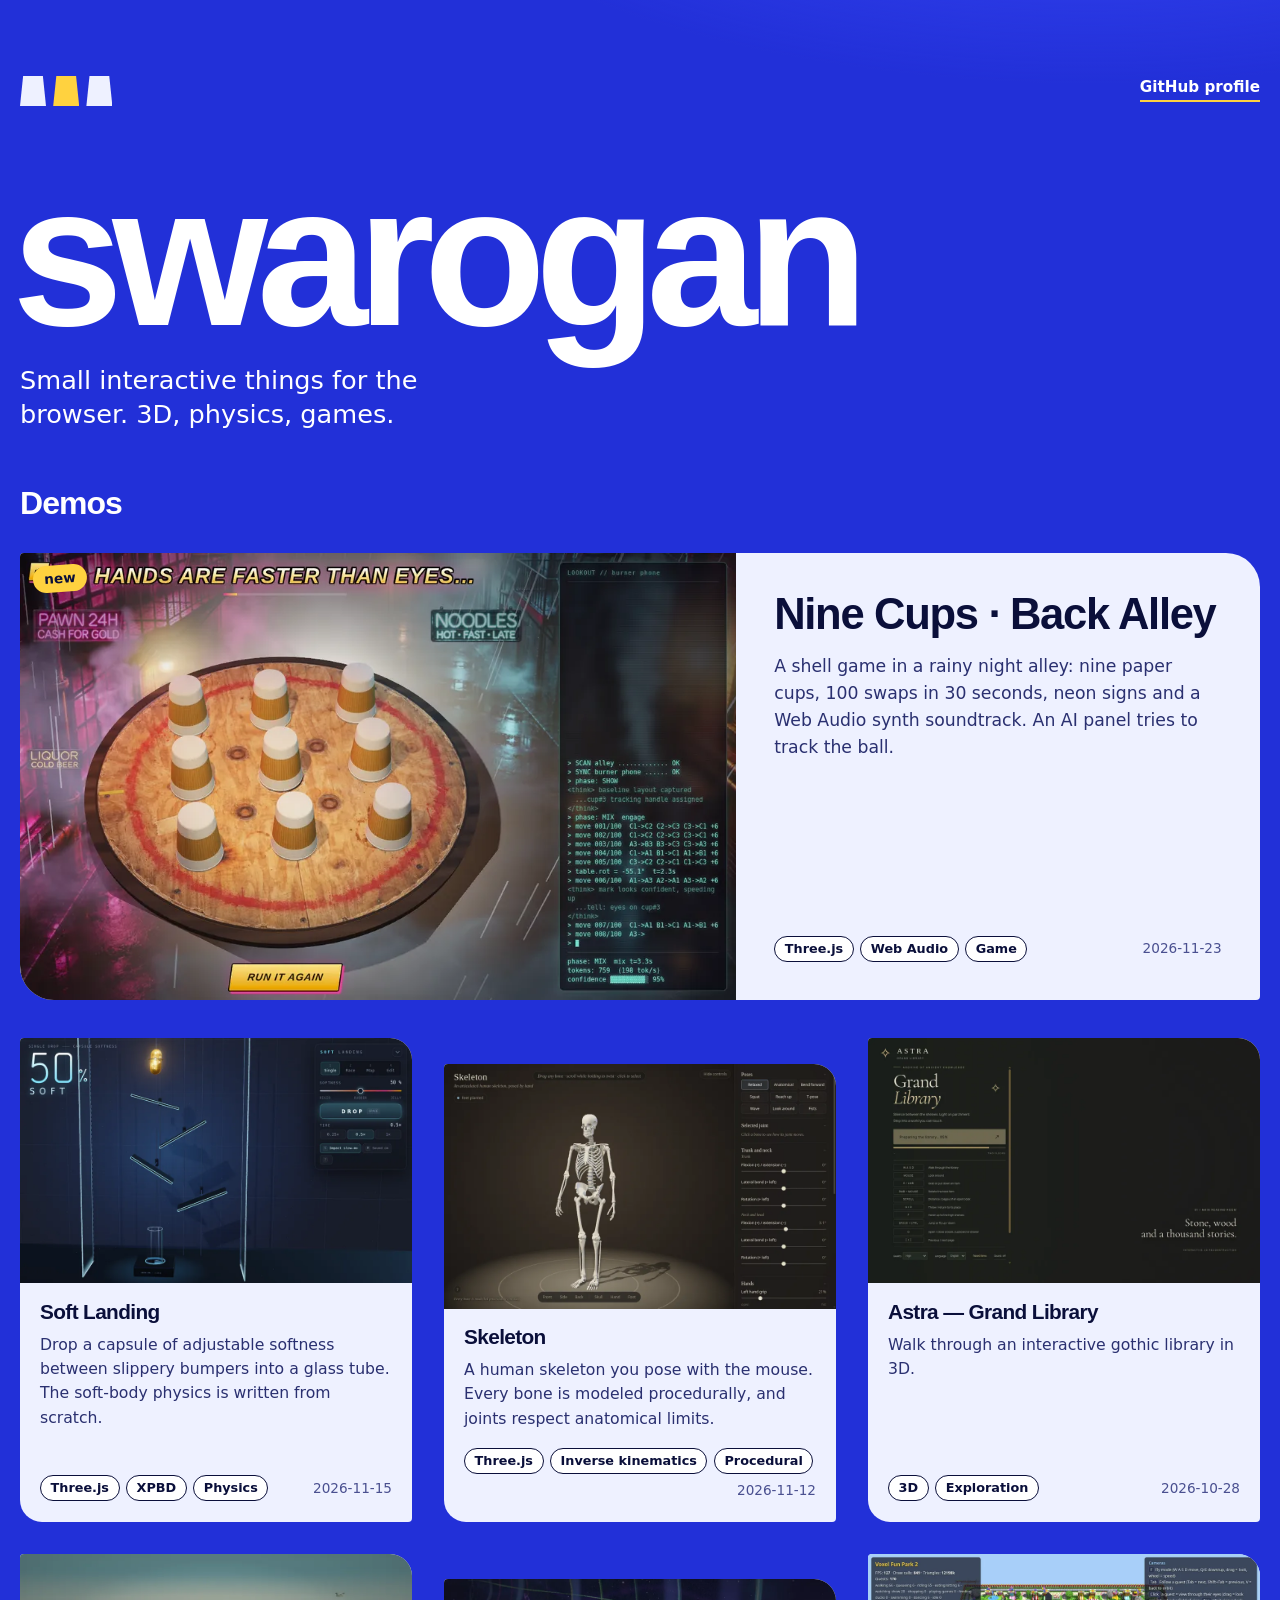
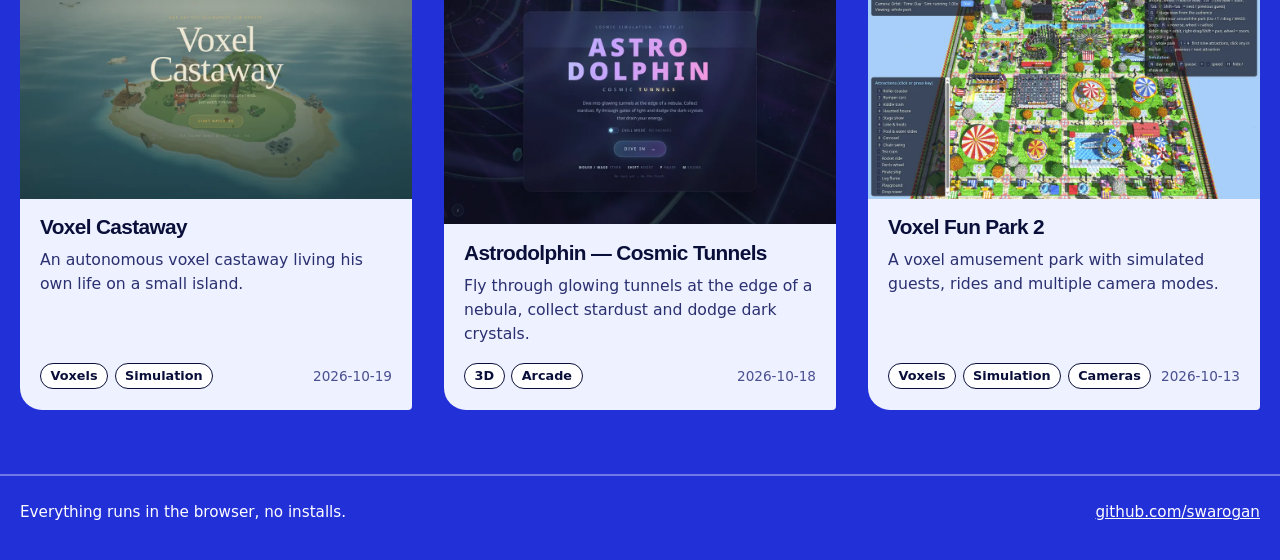
<file: index.html>
<!doctype html>
<html lang="en"><head><meta charset="utf-8"><meta name="viewport" content="width=device-width,initial-scale=1">
<title>swarogan — small interactive things for the browser</title>
<meta name="description" content="Small interactive things for the browser: 3D, physics and games by swarogan.">
<meta property="og:type" content="website"><meta property="og:title" content="swarogan">
<meta property="og:description" content="Small interactive things for the browser: 3D, physics and games.">
<meta property="og:url" content="https://swarogan.github.io/"><meta property="og:image" content="https://swarogan.github.io/thumbs/nine-cups.webp">
<meta name="theme-color" content="#2230d8">
<link rel="icon" href="data:image/svg+xml,%3Csvg xmlns='http://www.w3.org/2000/svg' viewBox='0 0 32 32'%3E%3Crect width='32' height='32' rx='7' fill='%232230d8'/%3E%3Cpath d='M10 8h12l2 16H8z' fill='%23ffd23f'/%3E%3C/svg%3E">
<link rel="stylesheet" href="style.css"></head>
<body><header class="top"><div class="wrap">
<div class="bar"><div class="cups" aria-hidden="true"><span class="cup"></span><span class="cup"></span><span class="cup"></span></div><a href="https://github.com/swarogan">GitHub profile</a></div>
<h1>swarogan</h1>
<p class="lede">Small interactive things for the browser. 3D, physics, games.</p>
</div></header>
<main><div class="wrap"><h2>Demos</h2>
<div class="feature"><a class="card" href="https://swarogan.github.io/nine-cups/"><div class="shot"><img src="thumbs/nine-cups.webp" width="960" height="600" loading="lazy" alt="Screenshot of Nine Cups · Back Alley"><span class="badge">new</span></div><div class="body"><h3>Nine Cups · Back Alley</h3><p>A shell game in a rainy night alley: nine paper cups, 100 swaps in 30 seconds, neon signs and a Web Audio synth soundtrack. An AI panel tries to track the ball.</p><div class="meta"><span class="tag">Three.js</span><span class="tag">Web Audio</span><span class="tag">Game</span><time datetime="2026-11-23">2026-11-23</time></div></div></a></div>
<ul class="grid">
<li><a class="card" href="https://swarogan.github.io/soft-landing/"><div class="shot"><img src="thumbs/soft-landing.webp" width="960" height="600" loading="lazy" alt="Screenshot of Soft Landing"></div><div class="body"><h3>Soft Landing</h3><p>Drop a capsule of adjustable softness between slippery bumpers into a glass tube. The soft-body physics is written from scratch.</p><div class="meta"><span class="tag">Three.js</span><span class="tag">XPBD</span><span class="tag">Physics</span><time datetime="2026-11-15">2026-11-15</time></div></div></a></li>
<li><a class="card" href="https://swarogan.github.io/skeleton-3d/"><div class="shot"><img src="thumbs/skeleton-3d.webp" width="960" height="600" loading="lazy" alt="Screenshot of Skeleton"></div><div class="body"><h3>Skeleton</h3><p>A human skeleton you pose with the mouse. Every bone is modeled procedurally, and joints respect anatomical limits.</p><div class="meta"><span class="tag">Three.js</span><span class="tag">Inverse kinematics</span><span class="tag">Procedural</span><time datetime="2026-11-12">2026-11-12</time></div></div></a></li>
<li><a class="card" href="https://swarogan.github.io/astra-library-3d/"><div class="shot"><img src="thumbs/astra-library-3d.webp" width="960" height="600" loading="lazy" alt="Screenshot of Astra — Grand Library"></div><div class="body"><h3>Astra — Grand Library</h3><p>Walk through an interactive gothic library in 3D.</p><div class="meta"><span class="tag">3D</span><span class="tag">Exploration</span><time datetime="2026-10-28">2026-10-28</time></div></div></a></li>
<li><a class="card" href="https://swarogan.github.io/voxel-castaway/"><div class="shot"><img src="thumbs/voxel-castaway.webp" width="960" height="600" loading="lazy" alt="Screenshot of Voxel Castaway"></div><div class="body"><h3>Voxel Castaway</h3><p>An autonomous voxel castaway living his own life on a small island.</p><div class="meta"><span class="tag">Voxels</span><span class="tag">Simulation</span><time datetime="2026-10-19">2026-10-19</time></div></div></a></li>
<li><a class="card" href="https://swarogan.github.io/astrodolphin/"><div class="shot"><img src="thumbs/astrodolphin.webp" width="960" height="600" loading="lazy" alt="Screenshot of Astrodolphin — Cosmic Tunnels"></div><div class="body"><h3>Astrodolphin — Cosmic Tunnels</h3><p>Fly through glowing tunnels at the edge of a nebula, collect stardust and dodge dark crystals.</p><div class="meta"><span class="tag">3D</span><span class="tag">Arcade</span><time datetime="2026-10-18">2026-10-18</time></div></div></a></li>
<li><a class="card" href="https://swarogan.github.io/voxelpark/"><div class="shot"><img src="thumbs/voxelpark.webp" width="960" height="600" loading="lazy" alt="Screenshot of Voxel Fun Park 2"></div><div class="body"><h3>Voxel Fun Park 2</h3><p>A voxel amusement park with simulated guests, rides and multiple camera modes.</p><div class="meta"><span class="tag">Voxels</span><span class="tag">Simulation</span><span class="tag">Cameras</span><time datetime="2026-10-13">2026-10-13</time></div></div></a></li>
</ul></div></main>
<footer><div class="wrap"><span>Everything runs in the browser, no installs.</span><a href="https://github.com/swarogan">github.com/swarogan</a></div></footer>
</body></html>
</file>
<file: style.css>
:root{--blue:#2230d8;--deep:#131c8f;--ink:#0a0f3a;--paper:#eef1ff;--sun:#ffd23f;--mute:#4a5090;
--display:"Arial Black","Helvetica Neue Heavy","Helvetica Neue",Arial,sans-serif;
--body:system-ui,-apple-system,"Segoe UI",Roboto,"Helvetica Neue",Arial,sans-serif}
*{box-sizing:border-box;margin:0}
html{background:var(--blue);color:#fff;font-family:var(--body);line-height:1.55;-webkit-text-size-adjust:100%}
body{min-height:100vh;display:flex;flex-direction:column;background:
 radial-gradient(1200px 500px at 85% -10%,#3b4cff 0%,transparent 60%),var(--blue)}
a{color:inherit}
:focus-visible{outline:3px solid var(--sun);outline-offset:3px;border-radius:4px}
.wrap{width:min(1240px,100% - 2.5rem);margin-inline:auto}
header.top{padding:clamp(2rem,6vw,4.5rem) 0 clamp(1.5rem,4vw,3rem)}
.bar{display:flex;justify-content:space-between;align-items:center;gap:1rem;font-size:.95rem}
.bar a{font-weight:600;text-decoration:none;border-bottom:2px solid var(--sun);padding-bottom:1px}
.bar a:hover{background:var(--sun);color:var(--ink)}
.cups{display:flex;gap:.45rem;align-items:flex-end;height:34px}
.cup{width:26px;height:30px;background:var(--paper);clip-path:polygon(12% 0,88% 0,100% 100%,0 100%)}
.cup:nth-child(1){animation:a 3.6s ease-in-out infinite}
.cup:nth-child(2){background:var(--sun);animation:b 3.6s ease-in-out infinite}
@keyframes a{0%,15%,100%{transform:none}45%,60%{transform:translateX(34px) translateY(-8px)}}
@keyframes b{0%,15%,100%{transform:none}45%,60%{transform:translateX(-34px)}}
h1{font-family:var(--display);font-weight:900;font-size:clamp(3.4rem,17vw,12.5rem);line-height:.86;letter-spacing:-.055em;margin:clamp(2rem,6vw,4rem) 0 1.4rem -.04em;word-break:break-all}
.lede{font-size:clamp(1.15rem,2.4vw,1.6rem);max-width:30ch;line-height:1.3;font-weight:500}
main{flex:1;padding-bottom:4rem}
h2{font-family:var(--display);font-size:clamp(1.4rem,3vw,2rem);letter-spacing:-.03em;margin:0 0 1.5rem;font-weight:900}
.card{display:flex;flex-direction:column;height:100%;background:var(--paper);color:var(--ink);text-decoration:none;border-radius:4px 22px 4px 22px;overflow:hidden;box-shadow:0 0 0 0 var(--sun);transition:transform .25s,box-shadow .25s}
.card:hover{transform:translate(-4px,-4px);box-shadow:8px 8px 0 var(--sun)}
.shot{flex:none;overflow:hidden;background:var(--ink);aspect-ratio:8/5;position:relative}
.shot img{display:block;width:100%;height:100%;object-fit:cover;transition:transform .5s}
.card:hover .shot img{transform:scale(1.05)}
.body{padding:1.1rem 1.25rem 1.3rem;display:flex;flex-direction:column;gap:.55rem;flex:1}
.card h3{font-family:var(--display);font-weight:900;font-size:1.3rem;line-height:1.1;letter-spacing:-.03em}
.card p{font-size:.98rem;color:#2a3070;max-width:62ch}
.meta{margin-top:auto;padding-top:.5rem;display:flex;flex-wrap:wrap;gap:.4rem;align-items:center}
.tag{font-size:.8rem;font-weight:600;padding:.12rem .6rem;border-radius:99px;background:#fff;border:1.5px solid var(--ink)}
time{margin-left:auto;font-size:.85rem;color:var(--mute);font-variant-numeric:tabular-nums}
.badge{position:absolute;top:.8rem;left:.8rem;background:var(--sun);color:var(--ink);font-weight:800;font-size:.85rem;padding:.2rem .7rem;border-radius:99px;transform:rotate(-4deg)}
.feature{margin-bottom:clamp(1.5rem,3vw,2.5rem)}
.feature .card{flex-direction:row;border-radius:4px 34px 4px 34px}
.feature .shot{flex:1.6 1 0;aspect-ratio:auto;min-height:300px}
.feature .body{flex:1;justify-content:center;padding:clamp(1.4rem,3vw,2.6rem);gap:.9rem}
.feature h3{font-size:clamp(1.8rem,3.4vw,2.8rem)}
.feature p{font-size:1.08rem}
.grid{list-style:none;padding:0;display:grid;gap:clamp(1.25rem,2.5vw,2rem);grid-template-columns:repeat(3,1fr)}
.grid li:nth-child(3n+2){margin-top:1.6rem}
footer{border-top:2px solid rgba(255,255,255,.35);padding:1.6rem 0 2.2rem;font-size:.95rem}
footer .wrap{display:flex;justify-content:space-between;gap:1rem;flex-wrap:wrap}
.btn{display:inline-block;margin-top:1.5rem;background:var(--sun);color:var(--ink);font-weight:800;text-decoration:none;padding:.7rem 1.3rem;border-radius:99px}
.btn:hover{background:#fff}
.nf h1{font-size:clamp(5rem,26vw,18rem)}
@media(max-width:1000px){.grid{grid-template-columns:repeat(2,1fr)}.grid li:nth-child(3n+2){margin-top:0}.grid li:nth-child(even){margin-top:1.6rem}}
@media(max-width:720px){.grid{grid-template-columns:1fr}.grid li:nth-child(even){margin-top:0}.feature .card{flex-direction:column}.feature .shot{min-height:0;aspect-ratio:8/5;flex:none}}
@media(prefers-reduced-motion:reduce){*{transition:none!important;animation:none!important}.card:hover .shot img{transform:none}.card:hover{transform:none}}
</file>
